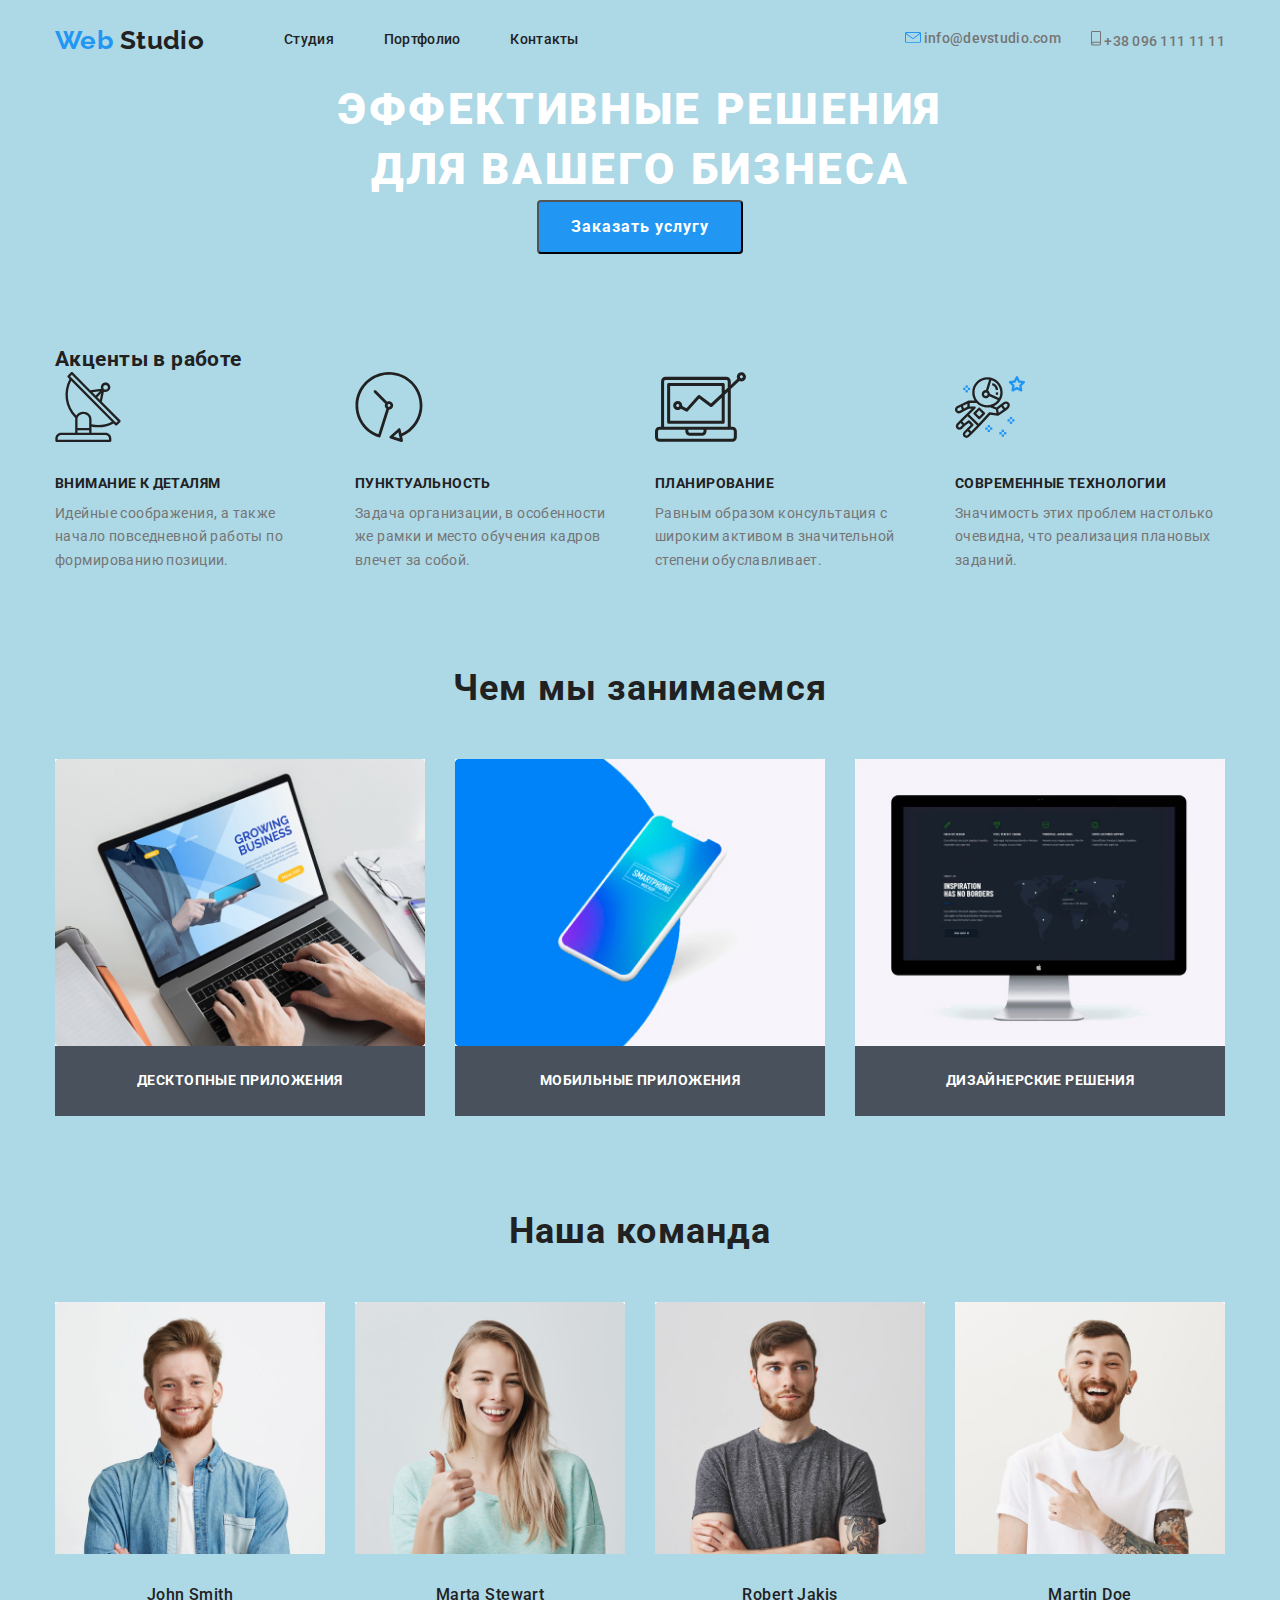
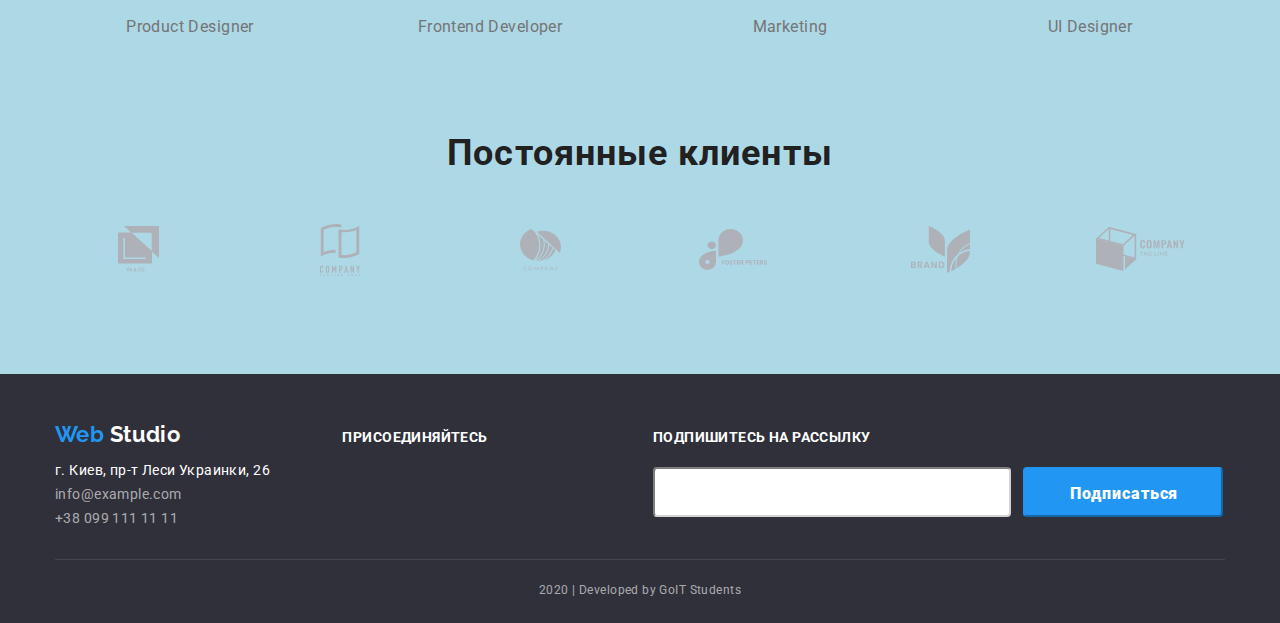
<file: index.html>
<!DOCTYPE html>
<html lang="ru">
  <head>
    <meta charset="UTF-8" />
    <meta name="viewport" content="width=device-width, initial-scale=1.0" />
    <title lang="en">Web Studio</title>
    <link
      href="https://fonts.googleapis.com/css2?family=Raleway:wght@700&family=Roboto:wght@400;500;700;900&display=swap"
      rel="stylesheet"
    />
    <link
      rel="stylesheet"
      href="https://cdnjs.cloudflare.com/ajax/libs/modern-normalize/0.6.0/modern-normalize.min.css"
    />
    <link rel="stylesheet" href="./css/styles.css" />
  </head>

  <body>
    <header class="page-header">
      <div class="container">
        <nav class="main-nav">
          <a href="./index.html" lang="en" class="logo-header"
            ><span class="logo-accent">Web</span> Studio</a
          >

          <menu class="site-menu">
            <li><a href="./index.html" class="site-menu-list">Студия</a></li>
            <li>
              <a href="./portfolio.html" class="site-menu-list">Портфолио</a>
            </li>
            <li><a href="" class="site-menu-list">Контакты</a></li>
          </menu>

          <ul class="contacts">
            <li>
              <img src="./images/envelope-hover.svg" alt="Почта компании" />
              <a href="" class="contacts-list">info@devstudio.com</a>
            </li>

            <li>
              <img src="./images/smartphone.svg" alt="Телефон компании" />
              <a href="" class="contacts-list">+38 096 111 11 11</a>
            </li>
          </ul>
        </nav>
      </div>
    </header>
    <main>
      <!-- Hero -->
      <section class="hero container">
        <h1>эффективные решения для вашего бизнеса</h1>
        <button type="button" class="hero-button">Заказать услугу</button>
      </section>
      <!-- Акценты в работе -->
      <section class="work-accents">
        <div class="container">
          <h2 class="work-accents-header">Акценты в работе</h2>
          <ul>
            <li>
              <img
                src="./images/vector-1.svg"
                height="70"
                alt="Изображение антенны"
              />
              <h3>Внимание к деталям</h3>
              <p class="work-accents-p">
                Идейные соображения, а также начало повседневной работы по
                формированию позиции.
              </p>
            </li>
            <li>
              <img
                src="./images/vector-2.svg"
                height="70"
                alt="Изображение с часами"
              />
              <h3>Пунктуальность</h3>
              <p class="work-accents-p">
                Задача организации, в особенности же рамки и место обучения
                кадров влечет за собой.
              </p>
            </li>
            <li>
              <img
                src="./images/vector-3.svg"
                height="70"
                alt="Изображение с диаграммой"
              />
              <h3>Планирование</h3>
              <p class="work-accents-p">
                Равным образом консультация с широким активом в значительной
                степени обуславливает.
              </p>
            </li>
            <li>
              <img
                src="./images/astronaut.svg"
                height="70"
                alt="Изображение астронавта"
              />
              <h3>Современные технологии</h3>
              <p class="work-accents-p">
                Значимость этих проблем настолько очевидна, что реализация
                плановых заданий.
              </p>
            </li>
          </ul>
        </div>
      </section>
      <!-- Приложения -->
      <section class="applications">
        <div class="container">
          <h2>Чем мы занимаемся</h2>
          <ul>
            <li>
              <img src="./images/box-1.jpg" alt="Картинка с ноутбуком" />
              <h3 class="works-groups">Десктопные приложения</h3>
            </li>
            <li>
              <img src="./images/box-2.jpg" alt="Картинка со смартфоном" />
              <h3 class="works groups">Мобильные приложения</h3>
            </li>
            <li>
              <img src="./images/box-3.jpg" alt="Монитор" />
              <h3 class="works groups">Дизайнерские решения</h3>
            </li>
          </ul>
        </div>
      </section>
      <!-- Список членов команды -->
      <section class="teampeople">
        <div class="container">
          <h2>Наша команда</h2>
          <ul>
            <li>
              <img src="./images/img-1.jpg" alt="Симпатяга 1" />
              <h3 lang="en">John Smith</h3>
              <p lang="en">Product Designer</p>
              <ul>
                <li><a href="" aria-label="Ссылка на Instagram"></a></li>
                <li><a href="" aria-label="Ссылка на Twitter"></a></li>
                <li><a href="" aria-label="Ссылка на Facebook"></a></li>
                <li><a href="" aria-label="Ссылка на LinkedIn"></a></li>
              </ul>
            </li>
            <li>
              <img src="./images/img-2.jpg" alt="Симпатяга 2" />
              <h3 lang="en">Marta Stewart</h3>
              <p lang="en">Frontend Developer</p>
              <ul>
                <li><a href="" aria-label="Ссылка на Instagram"></a></li>
                <li><a href="" aria-label="Ссылка на Twitter"></a></li>
                <li><a href="" aria-label="Ссылка на Facebook"></a></li>
                <li><a href="" aria-label="Ссылка на LinkedIn"></a></li>
              </ul>
            </li>
            <li>
              <img src="./images/img-3.jpg" alt="Симпатяга 3" />
              <h3 lang="en">Robert Jakis</h3>
              <p lang="en">Marketing</p>
              <ul>
                <li><a href="" aria-label="Ссылка на Instagram"></a></li>
                <li><a href="" aria-label="Ссылка на Twitter"></a></li>
                <li><a href="" aria-label="Ссылка на Facebook"></a></li>
                <li><a href="" aria-label="Ссылка на LinkedIn"></a></li>
              </ul>
            </li>
            <li>
              <img src="./images/img-4.jpg" alt="Симпатяга 4" />
              <h3 lang="en">Martin Doe</h3>
              <p lang="en">UI Designer</p>
              <ul>
                <li><a href="" aria-label="Ссылка на Instagram"></a></li>
                <li><a href="" aria-label="Ссылка на Twitter"></a></li>
                <li><a href="" aria-label="Ссылка на Facebook"></a></li>
                <li><a href="" aria-label="Ссылка на LinkedIn"></a></li>
              </ul>
            </li>
          </ul>
        </div>
      </section>
      <!-- Постоянные клиенты -->
      <section class="clients">
        <div class="container">
          <h2>Постоянные клиенты</h2>
          <ul>
            <li>
              <a href=""><img src="./images/logo-1.svg" alt="1" /></a>
            </li>
            <li>
              <a href=""><img src="./images/logo-2.svg" alt="2" /></a>
            </li>
            <li>
              <a href=""><img src="./images/logo-3.svg" alt="3" /></a>
            </li>
            <li>
              <a href=""><img src="./images/logo-4.svg" alt="4" /></a>
            </li>
            <li>
              <a href=""><img src="./images/logo-5.svg" alt="5" /></a>
            </li>
            <li>
              <a href=""><img src="./images/logo-6.svg" alt="6" /></a>
            </li>
          </ul>
        </div>
      </section>
    </main>
    <!-- Футер -->
    <footer class="page-footer">
      <div class="container">
        <div class="studio-info">
          <a href="./index.html" lang="en" class="logo-footer"
            ><span class="logo-accent">Web</span> Studio</a
          >
          <address>
            <ul>
              <li class="footer-address">
                <a href="">г. Киев, пр-т Леси Украинки, 26</a>
              </li>
              <li class="footer-address-box">
                <a href="">info@example.com</a>
              </li>
              <li class="footer-address-box">
                <a href="">+38 099 111 11 11</a>
              </li>
            </ul>
          </address>
        </div>
        <!-- Ссылки на соцсети -->
        <div class="social-links">
          <b>присоединяйтесь</b>
          <ul class="footer-social-links">
            <li><a href="" aria-label="Ссылка на Instagram"></a></li>
            <li><a href="" aria-label="Ссылка на Twitter"></a></li>
            <li><a href="" aria-label="Ссылка на Facebook"></a></li>
            <li><a href="" aria-label="Ссылка на LinkedIn"></a></li>
          </ul>
        </div>
        <!-- Подписка -->
        <ul class="subscription">
          <li><b>Подпишитесь на рассылку</b></li>
          <li>
            <input type="email" class="email" />
            <button type="button" class="mail-button">Подписаться</button>
          </li>
        </ul>
        <!-- </div> -->
        <p class="footer-developed">2020 | Developed by GoIT Students</p>
      </div>
    </footer>
  </body>
</html>
</file>
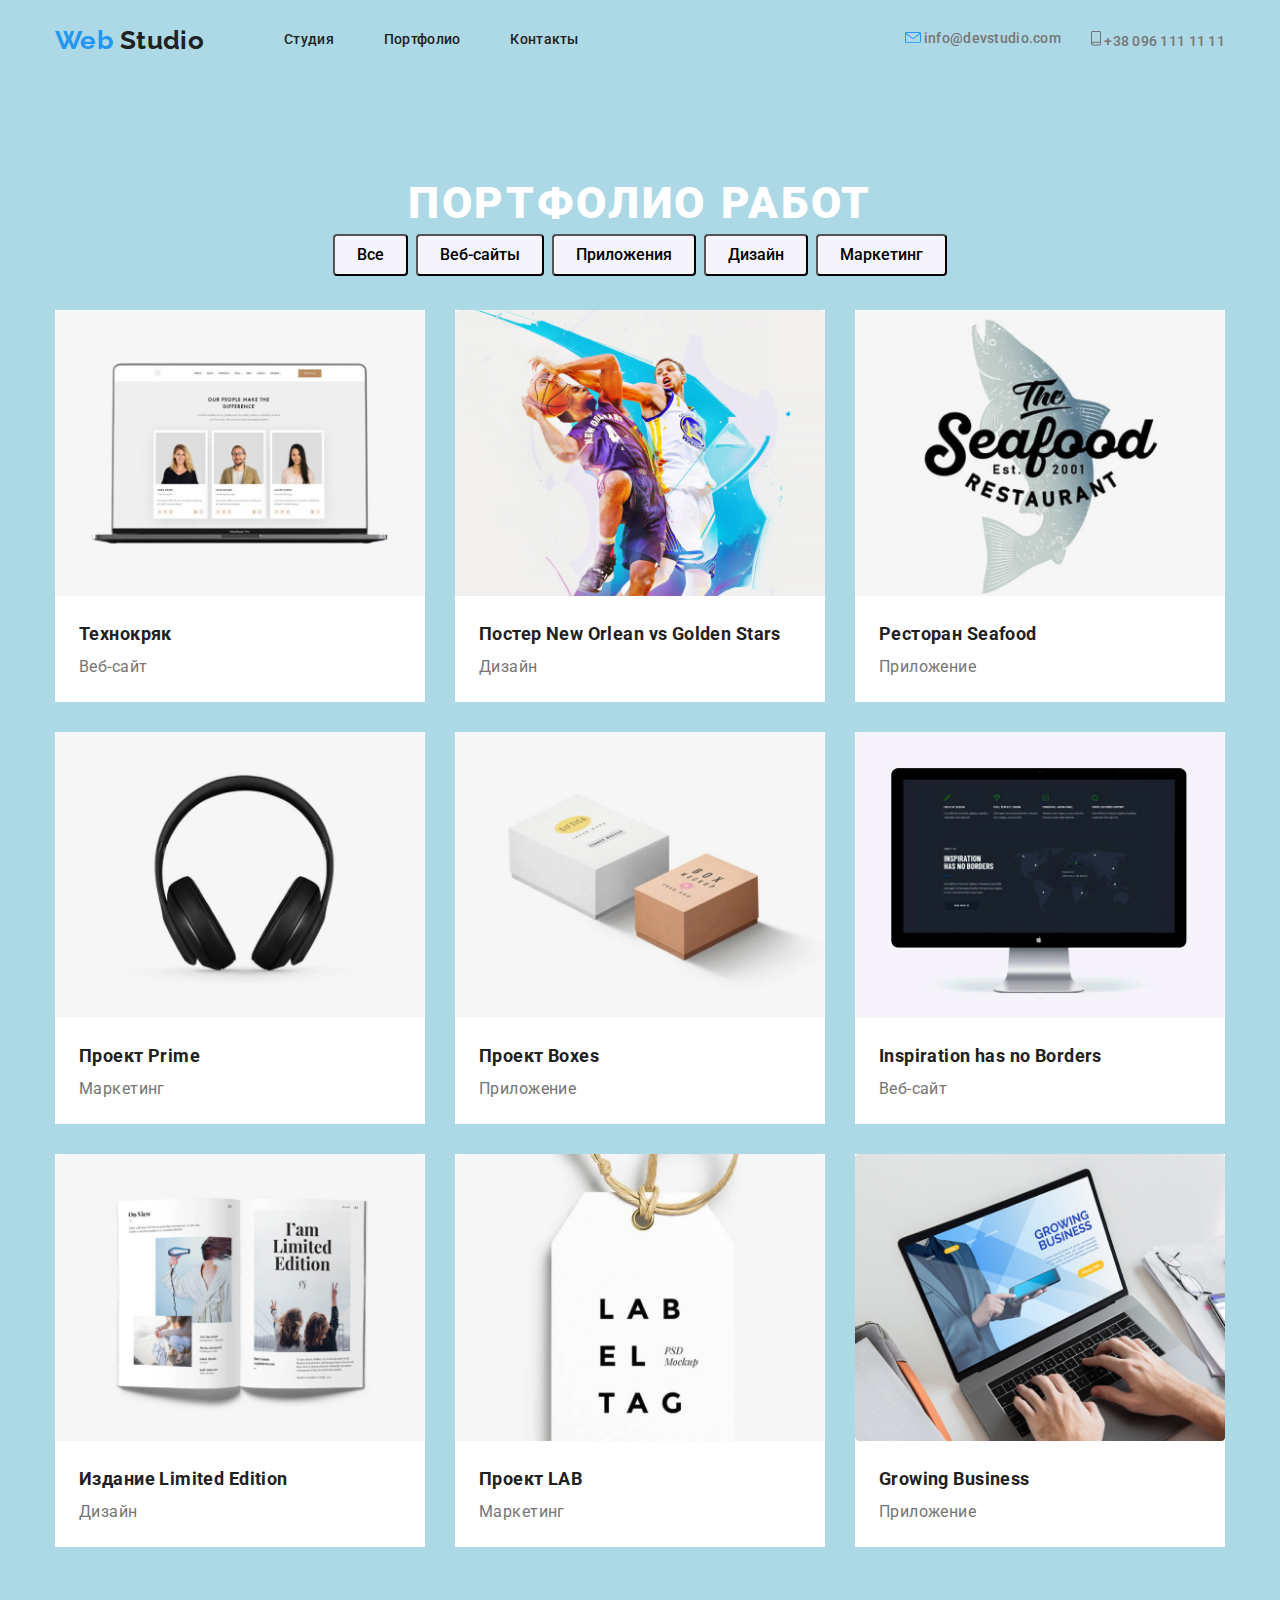
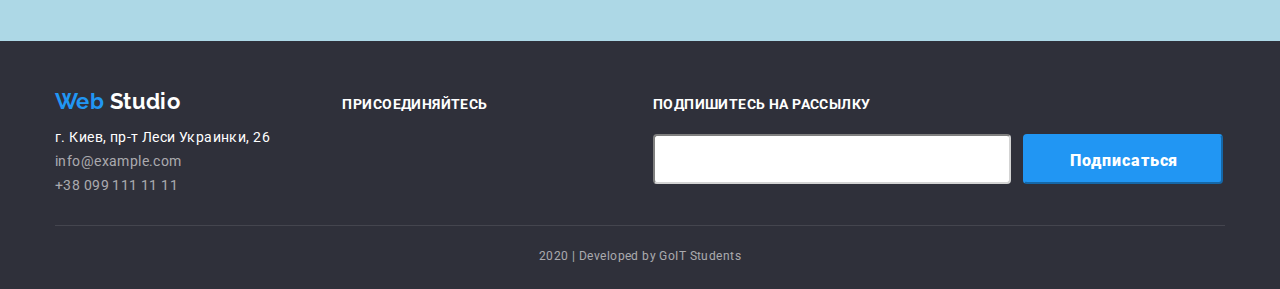
<file: portfolio.html>
<!DOCTYPE html>
<html lang="ru">
  <head>
    <meta charset="UTF-8" />
    <meta name="viewport" content="width=device-width, initial-scale=1.0" />
    <title lang="en">Web Studio</title>
    <link
      href="https://fonts.googleapis.com/css2?family=Raleway:wght@700&family=Roboto:wght@400;500;700;900&display=swap"
      rel="stylesheet"
    />
    <link
      rel="stylesheet"
      href="https://cdnjs.cloudflare.com/ajax/libs/modern-normalize/0.6.0/modern-normalize.min.css"
    />
    <link rel="stylesheet" href="./css/styles.css" />
  </head>

  <body>
    <header class="page-header">
      <div class="container">
        <nav class="main-nav">
          <a href="./index.html" lang="en" class="logo-header"
            ><span class="logo-accent">Web</span> Studio</a
          >

          <menu class="site-menu">
            <li><a href="./index.html" class="site-menu-list">Студия</a></li>
            <li>
              <a href="./portfolio.html" class="site-menu-list">Портфолио</a>
            </li>
            <li><a href="" class="site-menu-list">Контакты</a></li>
          </menu>

          <ul class="contacts">
            <li>
              <img src="./images/envelope-hover.svg" alt="Почта компании" />
              <a href="" class="contacts-list">info@devstudio.com</a>
            </li>

            <li>
              <img src="./images/smartphone.svg" alt="Телефон компании" />
              <a href="" class="contacts-list">+38 096 111 11 11</a>
            </li>
          </ul>
        </nav>
      </div>
    </header>
    <main>
      <section class="portfolio-works">
        <div class="container">
          <h1>Портфолио работ</h1>
          <menu class="portfolio-navigation">
            <li><button type="button">Все</button></li>
            <li><button type="button">Веб-сайты</button></li>
            <li><button type="button">Приложения</button></li>
            <li><button type="button">Дизайн</button></li>
            <li><button type="button">Маркетинг</button></li>
          </menu>
          <ul class="portfolio-works-list">
            <li>
              <a href="">
                <img
                  src="./images/pr-1.jpg"
                  alt="Изображение ноутбука"
                  class="portfolio-works-image"
                  width="370"
                />
                <div class="portfolio-works-title">
                  <h2>Технокряк</h2>
                  <p class="portfolio-works-p">Веб-сайт</p>
                </div>
                <p class="portfolio-works hover-text">
                  Технокряк это современная площадка распространения
                  коронавируса. Компании используют эту платформу для цифрового
                  шпионажа и атак на защищённые сервера конкурентов.
                </p></a
              >
            </li>
            <li>
              <a href="">
                <img
                  src="./images/pr-2.jpg"
                  alt="Новый Орлеан, Золотые Звезды"
                  class="portfolio-works-image"
                  width="370"
                />
                <div class="portfolio-works-title">
                  <h2>Постер New Orlean vs Golden Stars</h2>
                  <p class="portfolio-works-p">Дизайн</p>
                </div>
              </a>
            </li>
            <li>
              <a href="">
                <img
                  src="./images/pr-3.jpg"
                  alt="Ресторан"
                  class="portfolio-works-image"
                  width="370"
                />
                <div class="portfolio-works-title">
                  <h2>Ресторан Seafood</h2>
                  <p class="portfolio-works-p">Приложение</p>
                </div>
              </a>
            </li>
            <li>
              <a href="">
                <img
                  src="./images/pr-4.jpg"
                  alt="Проект Прайм"
                  class="portfolio-works-image"
                  width="370"
                />
                <div class="portfolio-works-title">
                  <h2>Проект Prime</h2>
                  <p class="portfolio-works-p">Маркетинг</p>
                </div>
              </a>
            </li>
            <li>
              <a href="">
                <img
                  src="./images/pr-5.jpg"
                  alt="Проект Боксез"
                  class="portfolio-works-image"
                  width="370"
                />
                <div class="portfolio-works-title">
                  <h2>Проект Boxes</h2>
                  <p class="portfolio-works-p">Приложение</p>
                </div>
              </a>
            </li>
            <li>
              <a href="">
                <img
                  src="./images/pr-6.jpg"
                  alt="Веб-сайт"
                  class="portfolio-works-image"
                  width="370"
                />
                <div class="portfolio-works-title">
                  <h2>Inspiration has no Borders</h2>
                  <p class="portfolio-works-p">Веб-сайт</p>
                </div>
              </a>
            </li>
            <li>
              <a href="">
                <img
                  src="./images/pr-7.jpg"
                  alt="Журнал по дизайну"
                  class="portfolio-works-image"
                  width="370"
                />
                <div class="portfolio-works-title">
                  <h2>Издание Limited Edition</h2>
                  <p class="portfolio-works-p">Дизайн</p>
                </div>
              </a>
            </li>
            <li>
              <a href="">
                <img
                  src="./images/pr-8.jpg"
                  alt="Изображение этикетки"
                  class="portfolio-works-image"
                  width="370"
                />
                <div class="portfolio-works-title">
                  <h2>Проект LAB</h2>
                  <p class="portfolio-works-p">Маркетинг</p>
                </div>
              </a>
            </li>
            <li>
              <a href="">
                <img
                  src="./images/box-1.jpg"
                  alt="Изображение ноутбука"
                  class="portfolio-works-image"
                  width="370"
                />
                <div class="portfolio-works-title">
                  <h2>Growing Business</h2>
                  <p class="portfolio-works-p">Приложение</p>
                </div>
              </a>
            </li>
          </ul>
        </div>
      </section>
    </main>
    <!-- Футер -->
    <footer class="page-footer">
      <div class="container">
        <div class="studio-info">
          <a href="./index.html" lang="en" class="logo-footer"
            ><span class="logo-accent">Web</span> Studio</a
          >
          <address>
            <ul>
              <li class="footer-address">
                <a href="">г. Киев, пр-т Леси Украинки, 26</a>
              </li>
              <li class="footer-address-box">
                <a href="">info@example.com</a>
              </li>
              <li class="footer-address-box">
                <a href="">+38 099 111 11 11</a>
              </li>
            </ul>
          </address>
        </div>
        <!-- Ссылки на соцсети -->
        <div class="social-links">
          <b>присоединяйтесь</b>
          <ul class="footer-social-links">
            <li><a href="" aria-label="Ссылка на Instagram"></a></li>
            <li><a href="" aria-label="Ссылка на Twitter"></a></li>
            <li><a href="" aria-label="Ссылка на Facebook"></a></li>
            <li><a href="" aria-label="Ссылка на LinkedIn"></a></li>
          </ul>
        </div>
        <!-- Подписка -->
        <ul class="subscription">
          <li><b>Подпишитесь на рассылку</b></li>
          <li>
            <input type="email" class="email" />
            <button type="button" class="mail-button">Подписаться</button>
          </li>
        </ul>
        <!-- <div> -->
        <p class="footer-developed">2020 | Developed by GoIT Students</p>
      </div>
      <!-- </div> -->
    </footer>
  </body>
</html>
</file>
<file: css/styles.css>
/* 
Оформление текста, цвета, эффекты фокусировки и наведения
background-color - для отображения белого цвета шрифта */

:root {
  --primary-text-color: #212121;
  --ordinary-text-color: #757575;
  --title-text-color: #ffffff;
  --accent-text-color: #2196f3;
  --footer-text-color: rgba(255, 255, 255, 0.6);
  --background-text-color: rgba(33, 150, 243, 0.9);
  --background-color: lightblue;
}

body {
  font-family: Roboto, serif;
  font-weight: 400;
  font-size: 14px;
  line-height: 1.14;
  letter-spacing: 0.03em;
  color: var(--primary-text-color);
  background-color: var(--background-color);
}

.container {
  margin-left: auto;
  margin-right: auto;
  width: 1200px;
  padding-left: 15px;
  padding-right: 15px;
}

/* img {
  display: block;
  width: 100%;
} */

h2,
ul,
menu,
p {
  margin-top: 0;
  margin-bottom: 0;
  padding-left: 0;
}

a {
  color: var(--primary-text-color);
}

ul,
menu {
  list-style: none;
}

/* Logo */

.logo-header {
  margin-right: 80px;
}

.logo-header,
.logo-footer {
  font-family: Raleway, sans-serif;
  font-weight: 700;
  font-size: 26px;
  line-height: 1.19;
  text-decoration: none;
}

.logo-accent {
  color: #2196f3;
}

.logo-footer {
  margin-bottom: 10px;
  font-size: 22px;
  line-height: 1.18;
  color: var(--title-text-color);
}

/* Хедер*/

.main-nav {
  display: flex;
  align-items: center;
}

.site-menu {
  display: flex;
  align-items: center;
  /* margin-right: 280px; */

  font-weight: 500;
  letter-spacing: 0.02em;
}

.site-menu li:not(:last-child) {
  margin-right: 50px;
}

.site-menu-list {
  display: block;
}

.contacts {
  display: inline-flex;
  /* align-items: center; */
  margin-left: auto;

  font-weight: 500;
  letter-spacing: 0.02em;
}

.contacts li + li {
  margin-left: 30px;
}

p,
.contacts-list {
  color: var(--ordinary-text-color);
}

.site-menu-list,
.contacts-list {
  padding-top: 32px;
  padding-bottom: 32px;
  text-decoration: none;
}

.site-menu-list:hover,
.contacts-list:hover,
.site-menu-list:focus,
.contacts-list:focus {
  color: var(--accent-text-color);
}

/* Герой */

/* .hero {
  text-align: center;
} */

h1 {
  margin: 0 auto;

  color: var(--title-text-color);
  font-weight: 900;
  font-size: 44px;
  line-height: 1.36;
  text-align: center;
  letter-spacing: 0.06em;
  text-transform: uppercase;
}

.hero > h1 {
  width: 650px;
}

.hero-button {
  /* display: inline-block; */
  display: flex;
  margin-left: auto;
  margin-right: auto;
  align-items: center;
  border-radius: 4px;
  padding: 10px 32px;

  color: var(--title-text-color);
  background-color: var(--accent-text-color);
  /* border-color: rgba(0, 0, 0, 0.25); */

  font-weight: 700;
  font-size: 16px;
  line-height: 1.88;
  letter-spacing: 0.06em;
}

/* Work */

/* .work-accents li:not(:last-child),
.applications li:not(:last-child),
.teampeople li:not(:last-child),
.clients li:not(:last-child) {
  margin-right: 30px;
} */

.work-accents {
  padding-top: 94px;
}

.work-accents ul {
  display: flex;
  justify-content: space-between;
  padding-left: 0;
}

.work-accents li {
  width: 270px;
  /* outline: 2px solid tomato; */
}

.work-accents h3 {
  margin-top: 30px;
  margin-bottom: 10px;

  font-size: inherit;
  line-height: inherit;
  text-transform: uppercase;
}

.work-accents-p {
  line-height: 1.71;
  letter-spacing: 0.03em;
}

/* Приложения */

.applications {
  padding-top: 94px;
}

.applications h2 {
  margin-bottom: 50px;
}

.applications ul {
  display: flex;
  justify-content: space-between;
  padding-left: 0;
}

.applications li {
  width: 370px;
  display: flex;
  flex-direction: column;
}

.applications h2,
.teampeople h2,
.clients h2 {
  font-weight: 700;
  font-size: 36px;
  line-height: 1.17;
  text-align: center;
  letter-spacing: 0.03em;
}

.applications h3 {
  margin-top: 0;
  margin-bottom: 0;
  padding-top: 27px;
  padding-bottom: 27px;

  color: var(--title-text-color);
  background-color: rgba(47, 48, 58, 0.8);

  font-size: inherit;
  font-weight: 700;
  text-align: center;
  letter-spacing: 0.03em;
  text-transform: uppercase;
}

/* Наша команда */

.teampeople {
  padding-top: 94px;
}

.teampeople h2 {
  margin-bottom: 50px;
}

.teampeople ul {
  display: flex;
  justify-content: space-between;
  padding-left: 0;
}

.teampeople li {
  width: 270px;
  display: flex;
  flex-direction: column;
}

.teampeople h3 {
  margin-top: 30px;
  margin-bottom: 10px;
}

.teampeople h3,
.teampeople p {
  font-size: 16px;
  line-height: 1.36;
  text-align: center;
}

.teampeople h3 {
  font-weight: 500;
}

/* Постоянные клиенты */

.clients {
  padding-top: 94px;
  padding-bottom: 94px;
}

.clients h2 {
  margin-bottom: 50px;
}

.clients ul {
  display: flex;
  justify-content: space-between;
  padding-left: 0;
}

.clients li {
  width: 170px;
  display: flex;
  justify-content: center;
  align-items: center;
}

/* Футер */
.page-footer {
  padding-top: 48px;
  /* outline: 2px solid tomato; */
  background-color: #2f303a;
}

.studio-info,
.studio-info .address,
.social-links,
.social-links ul,
.social-links li,
.subscription,
.subscription li {
  display: inline-flex;
}

.studio-info {
  margin-right: 69px;
  flex-direction: column;
}

.studio-info ul {
  padding-left: 0;
}

b {
  font-weight: 700;
  text-transform: uppercase;
  color: var(--title-text-color);
}

address {
  font-style: normal;
}

.footer-address,
.footer-address-box {
  line-height: 1.71;
}

.footer-address > a {
  margin-top: 9px;
  line-height: 24px;
  color: var(--title-text-color);
  text-decoration: none;
}

.footer-address-box > a,
.footer-developed {
  color: var(--footer-text-color);
  text-decoration: none;
}

.social-links {
  width: 207px;
  margin-right: 100px;
}

.subscription {
  flex-direction: column;
  margin-right: auto;
}

.subscription > li:first-child {
  margin-bottom: 21px;
}

.email {
  width: 358px;
  border-radius: 4px;
  height: 50px;

  border-color: lightgray;
}

.mail-button {
  width: 200px;
  height: 50px;

  margin-left: 12px;
  padding: 10px 45px;
  border-radius: 4px;
  /* align-items: center; */

  color: var(--title-text-color);
  background-color: var(--accent-text-color);
  border-color: var(--background-text-color);

  font-family: inherit;
  font-weight: 900;
  font-size: 16px;
  line-height: 1.88;
  letter-spacing: 0.06em;
  text-align: center;
}

.footer-developed {
  margin-top: 28px;
  padding-top: 18px;
  padding-bottom: 21px;
  font-size: 12px;
  line-height: 2;
  text-align: center;
  border-top: 1px solid rgba(255, 255, 255, 0.1);
}

/* Портфолио */

.portfolio-works {
  padding-top: 94px;
  padding-bottom: 94px;
}

menu.portfolio-navigation,
.portfolio-works-list {
  padding-left: 0;
}

.portfolio-navigation {
  margin-bottom: 34px;
}

.portfolio-works-list,
.portfolio-works-list li {
  display: inline-flex;
  flex-wrap: wrap;
}

/* .portfolio-works-list {
  justify-content: space-between;
} */

.portfolio-works-list li:not(:nth-child(3n)) {
  margin-right: 30px;
}

.portfolio-works-list li:nth-child(-n + 6) {
  margin-bottom: 30px;
}

.portfolio-works-list li {
  width: calc((100% - 2 * 30px) / 3);
  display: flex;
  flex-direction: column;
}

p.portfolio-works.hover-text {
  display: none;
}

.portfolio-navigation,
.portfolio-navigation li {
  display: flex;
  flex-direction: row;
  align-items: center;
  justify-content: center;
}

.portfolio-works-title {
  padding: 20px 24px;
  background-color: var(--title-text-color);
}

.portfolio-works a {
  text-decoration: none;
}

.portfolio-navigation button:hover,
.portfolio-navigation button:focus {
  background-color: var(--accent-text-color);
  color: var(--title-text-color);
}

.portfolio-navigation li:not(:last-child) {
  margin-right: 8px;
}

.portfolio-navigation button {
  border-radius: 4px;
  padding: 6px 22px;
  font-family: inherit;
  font-weight: 500;
  font-size: 16px;
  line-height: 1.62;
  text-align: center;
  background: #f5f4fa;
}

.portfolio-works-list h2 {
  font-size: 18px;
  line-height: 2;
}

.portfolio-works-p {
  font-size: 16px;
  line-height: 1.88;
}

.portfolio-works-image {
  display: block;
}

/* Для позиционирования в футере

 .footer-social-links {
  display: flex;
  justify-content: space-between; 
  
  .footer-social-links:not(:last-child){ margin-right: 10px;*/
</file>
